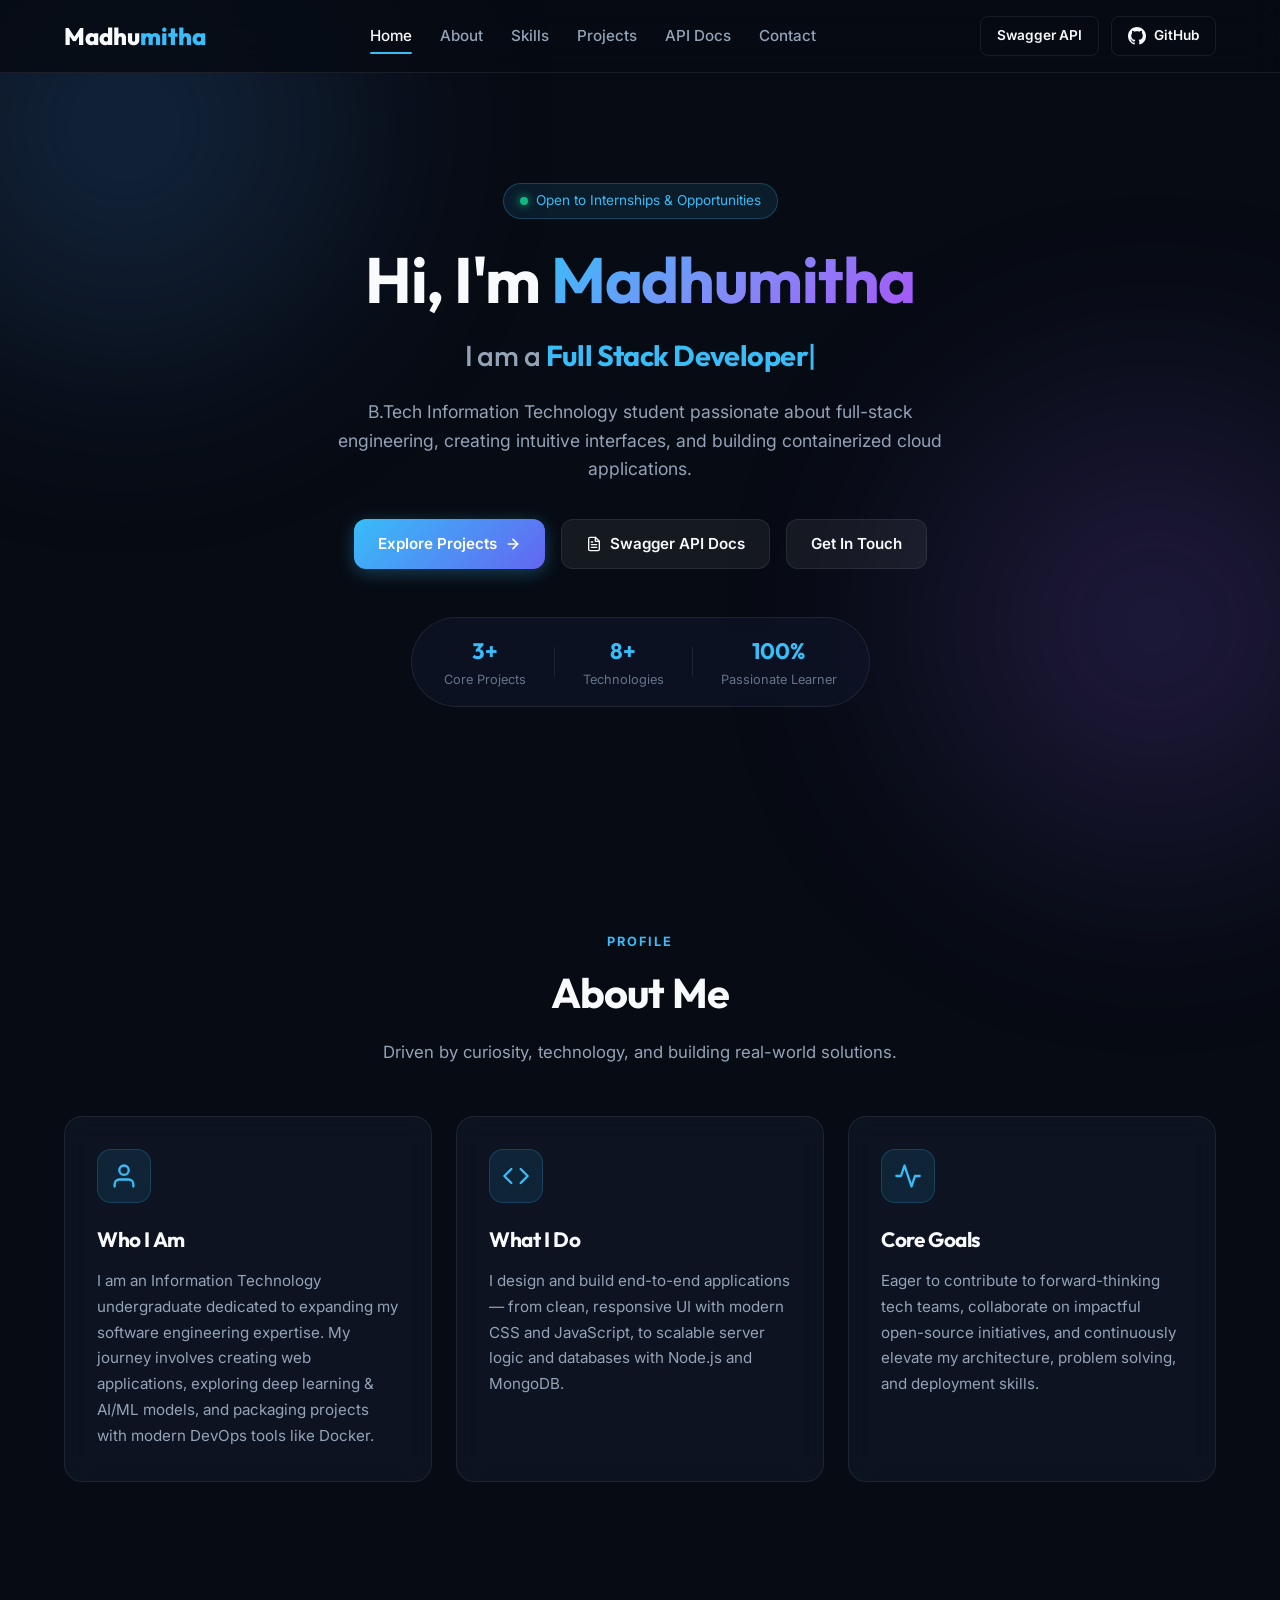
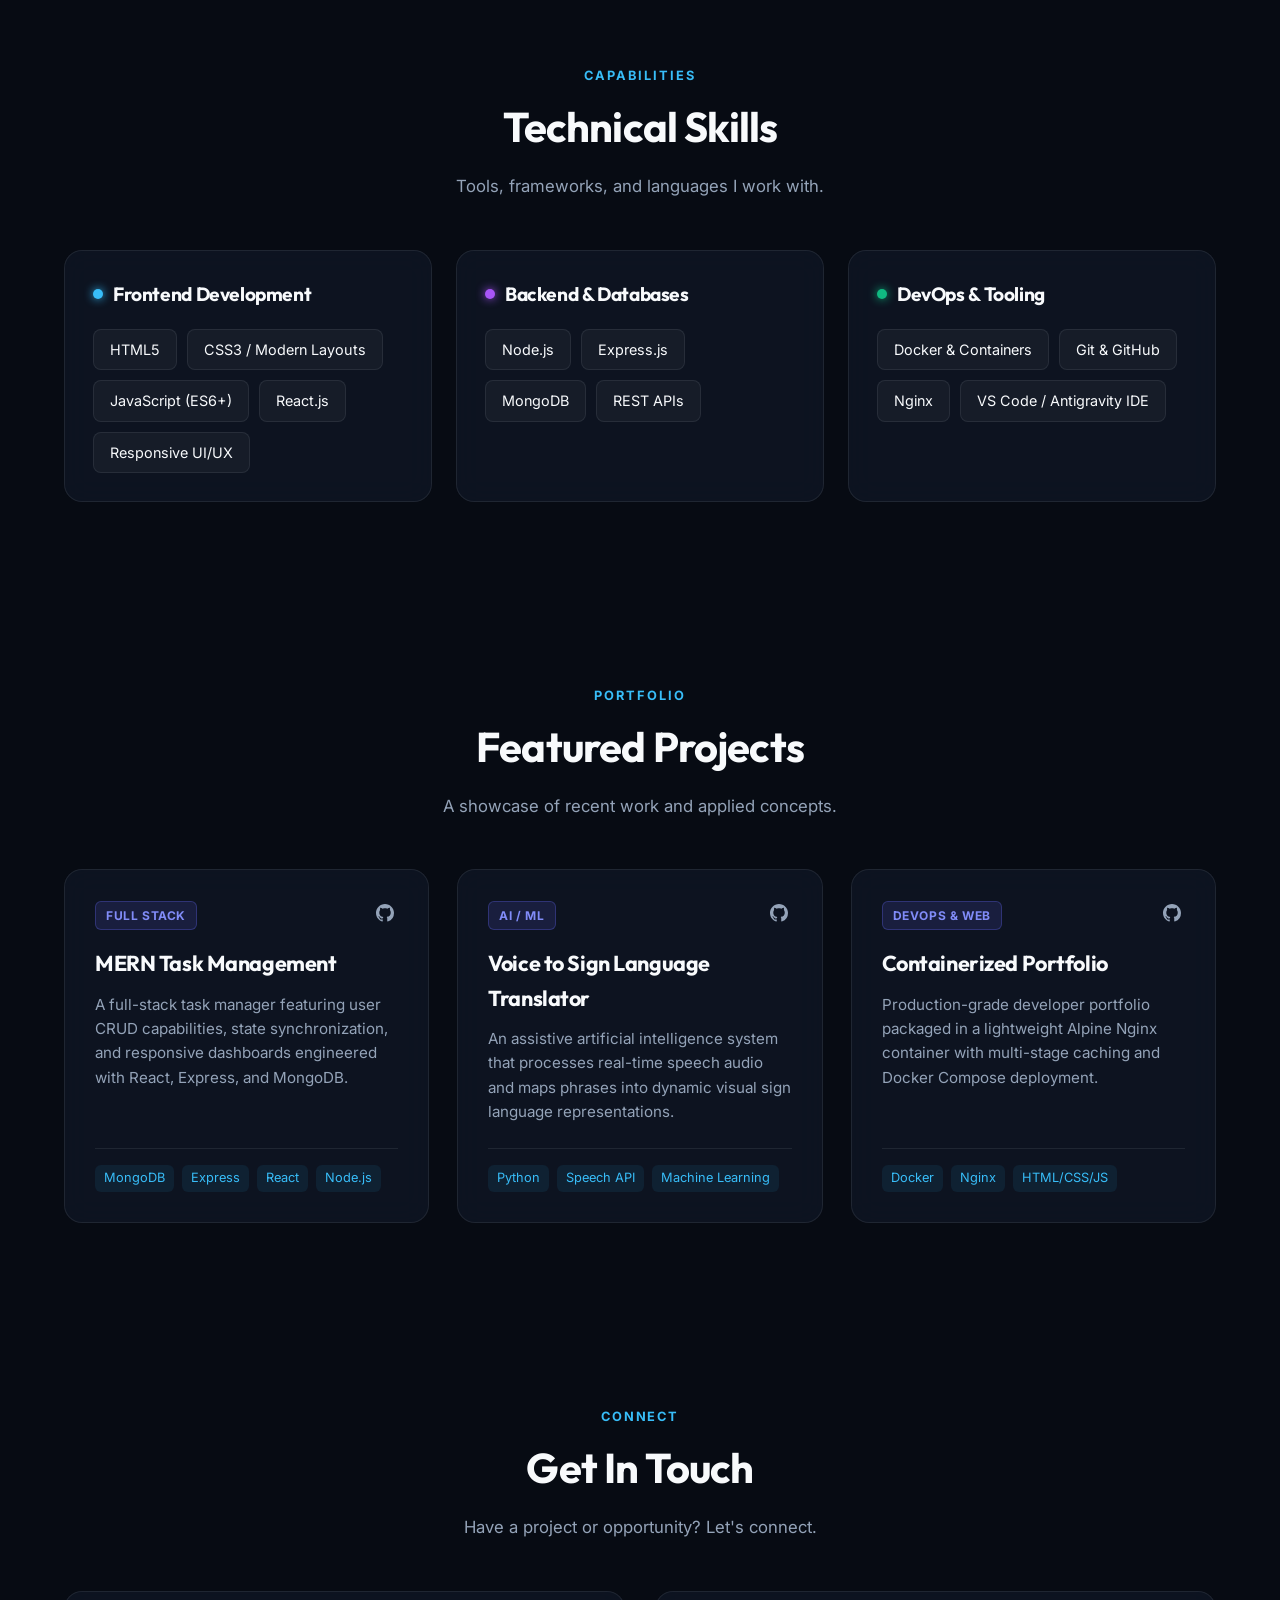
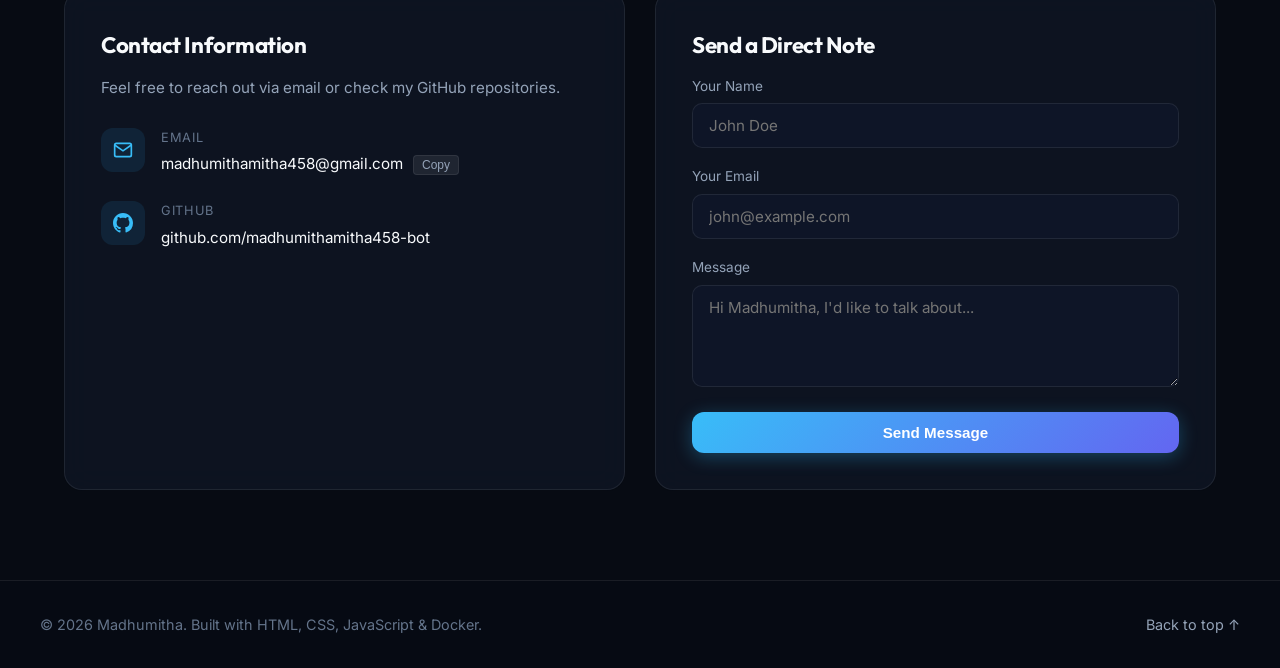
<file: index.html>
<!DOCTYPE html>
<html lang="en">
<head>
    <meta charset="UTF-8">
    <meta name="viewport" content="width=device-width, initial-scale=1.0">
    <title>Madhumitha | Full Stack Developer Portfolio</title>
    <meta name="description" content="Portfolio of Madhumitha - B.Tech Information Technology student, Full Stack Developer passionate about modern web apps, AI, and Docker.">
    <!-- Google Fonts: Outfit & Inter -->
    <link rel="preconnect" href="https://fonts.googleapis.com">
    <link rel="preconnect" href="https://fonts.gstatic.com" crossorigin>
    <link href="https://fonts.googleapis.com/css2?family=Inter:wght@300;400;500;600;700&family=Outfit:wght@500;600;700;800&display=swap" rel="stylesheet">
    <link rel="stylesheet" href="style.css">
</head>

<body>
    <!-- Background Glow Blobs -->
    <div class="blob blob-1"></div>
    <div class="blob blob-2"></div>

    <!-- Navigation -->
    <nav id="navbar">
        <div class="nav-container">
            <a href="#home" class="nav-logo">Madhu<span>mitha</span></a>
            <div class="nav-links" id="navLinks">
                <a href="#home" class="nav-link active">Home</a>
                <a href="#about" class="nav-link">About</a>
                <a href="#skills" class="nav-link">Skills</a>
                <a href="#projects" class="nav-link">Projects</a>
                <a href="docs.html" class="nav-link">API Docs</a>
                <a href="#contact" class="nav-link">Contact</a>
            </div>
            <div class="nav-actions">
                <a href="docs.html" class="btn btn-sm btn-outline">
                    Swagger API
                </a>
                <a href="https://github.com/madhumithamitha458-bot" target="_blank" rel="noopener noreferrer" class="btn btn-sm btn-outline">
                    <svg width="18" height="18" viewBox="0 0 24 24" fill="currentColor">
                        <path d="M12 0C5.37 0 0 5.37 0 12c0 5.31 3.435 9.795 8.205 11.385.6.105.825-.255.825-.57 0-.285-.015-1.23-.015-2.235-3.015.555-3.795-.735-4.035-1.41-.135-.345-.72-1.41-1.23-1.695-.42-.225-1.02-.78-.015-.795.945-.015 1.62.87 1.845 1.23 1.08 1.815 2.805 1.305 3.495.99.105-.78.42-1.305.765-1.605-2.67-.3-5.46-1.335-5.46-5.925 0-1.305.465-2.385 1.23-3.225-.12-.3-.54-1.53.12-3.18 0 0 1.005-.315 3.3 1.23.96-.27 1.98-.405 3-.405s2.04.135 3 .405c2.295-1.56 3.3-1.23 3.3-1.23.66 1.65.24 2.88.12 3.18.765.84 1.23 1.905 1.23 3.225 0 4.605-2.805 5.625-5.475 5.925.435.375.81 1.095.81 2.22 0 1.605-.015 2.895-.015 3.3 0 .315.225.69.825.57A12.02 12.02 0 0024 12c0-6.63-5.37-12-12-12z"/>
                    </svg>
                    GitHub
                </a>
                <button class="menu-toggle" id="menuToggle" aria-label="Toggle navigation">
                    <span></span>
                    <span></span>
                    <span></span>
                </button>
            </div>
        </div>
    </nav>

    <main>
        <!-- Hero Section -->
        <section id="home" class="hero-section">
            <div class="hero-content">
                <div class="badge-pill">
                    <span class="status-indicator"></span> Open to Internships & Opportunities
                </div>
                <h1 class="hero-title">
                    Hi, I'm <span class="gradient-text">Madhumitha</span>
                </h1>
                <h2 class="hero-subtitle">
                    I am a <span id="typingText" class="typing-highlight"></span><span class="cursor">|</span>
                </h2>
                <p class="hero-desc">
                    B.Tech Information Technology student passionate about full-stack engineering, 
                    creating intuitive interfaces, and building containerized cloud applications.
                </p>
                <div class="hero-buttons">
                    <a href="#projects" class="btn btn-primary">
                        Explore Projects
                        <svg width="16" height="16" viewBox="0 0 24 24" fill="none" stroke="currentColor" stroke-width="2.5" stroke-linecap="round" stroke-linejoin="round">
                            <line x1="5" y1="12" x2="19" y2="12"></line>
                            <polyline points="12 5 19 12 12 19"></polyline>
                        </svg>
                    </a>
                    <a href="docs.html" class="btn btn-secondary">
                        <svg width="16" height="16" viewBox="0 0 24 24" fill="none" stroke="currentColor" stroke-width="2" stroke-linecap="round" stroke-linejoin="round">
                            <path d="M14 2H6a2 2 0 0 0-2 2v16a2 2 0 0 0 2 2h12a2 2 0 0 0 2-2V8z"></path>
                            <polyline points="14 2 14 8 20 8"></polyline>
                            <line x1="16" y1="13" x2="8" y2="13"></line>
                            <line x1="16" y1="17" x2="8" y2="17"></line>
                            <polyline points="10 9 9 9 8 9"></polyline>
                        </svg>
                        Swagger API Docs
                    </a>
                    <a href="#contact" class="btn btn-secondary">Get In Touch</a>
                </div>

                <!-- Stats Strip -->
                <div class="stats-strip">
                    <div class="stat-item">
                        <span class="stat-number">3+</span>
                        <span class="stat-label">Core Projects</span>
                    </div>
                    <div class="stat-divider"></div>
                    <div class="stat-item">
                        <span class="stat-number">8+</span>
                        <span class="stat-label">Technologies</span>
                    </div>
                    <div class="stat-divider"></div>
                    <div class="stat-item">
                        <span class="stat-number">100%</span>
                        <span class="stat-label">Passionate Learner</span>
                    </div>
                </div>
            </div>
        </section>

        <!-- About Section -->
        <section id="about" class="section">
            <div class="section-header">
                <span class="section-tag">PROFILE</span>
                <h2 class="section-title">About Me</h2>
                <p class="section-sub">Driven by curiosity, technology, and building real-world solutions.</p>
            </div>

            <div class="about-grid">
                <div class="glass-card about-card">
                    <div class="about-icon-box">
                        <svg width="28" height="28" viewBox="0 0 24 24" fill="none" stroke="currentColor" stroke-width="2" stroke-linecap="round" stroke-linejoin="round">
                            <path d="M20 21v-2a4 4 0 0 0-4-4H8a4 4 0 0 0-4 4v2"></path>
                            <circle cx="12" cy="7" r="4"></circle>
                        </svg>
                    </div>
                    <h3>Who I Am</h3>
                    <p>
                        I am an Information Technology undergraduate dedicated to expanding my software engineering expertise. 
                        My journey involves creating web applications, exploring deep learning & AI/ML models, and packaging projects with modern DevOps tools like Docker.
                    </p>
                </div>

                <div class="glass-card about-card">
                    <div class="about-icon-box">
                        <svg width="28" height="28" viewBox="0 0 24 24" fill="none" stroke="currentColor" stroke-width="2" stroke-linecap="round" stroke-linejoin="round">
                            <polyline points="16 18 22 12 16 6"></polyline>
                            <polyline points="8 6 2 12 8 18"></polyline>
                        </svg>
                    </div>
                    <h3>What I Do</h3>
                    <p>
                        I design and build end-to-end applications — from clean, responsive UI with modern CSS and JavaScript, 
                        to scalable server logic and databases with Node.js and MongoDB.
                    </p>
                </div>

                <div class="glass-card about-card">
                    <div class="about-icon-box">
                        <svg width="28" height="28" viewBox="0 0 24 24" fill="none" stroke="currentColor" stroke-width="2" stroke-linecap="round" stroke-linejoin="round">
                            <path d="M22 12h-4l-3 9L9 3l-3 9H2"></path>
                        </svg>
                    </div>
                    <h3>Core Goals</h3>
                    <p>
                        Eager to contribute to forward-thinking tech teams, collaborate on impactful open-source initiatives, 
                        and continuously elevate my architecture, problem solving, and deployment skills.
                    </p>
                </div>
            </div>
        </section>

        <!-- Skills Section -->
        <section id="skills" class="section">
            <div class="section-header">
                <span class="section-tag">CAPABILITIES</span>
                <h2 class="section-title">Technical Skills</h2>
                <p class="section-sub">Tools, frameworks, and languages I work with.</p>
            </div>

            <div class="skills-categories">
                <!-- Frontend -->
                <div class="glass-card skill-group">
                    <h3 class="skill-group-title">
                        <span class="skill-dot cyan"></span> Frontend Development
                    </h3>
                    <div class="skill-pills">
                        <div class="skill-pill"><span>HTML5</span></div>
                        <div class="skill-pill"><span>CSS3 / Modern Layouts</span></div>
                        <div class="skill-pill"><span>JavaScript (ES6+)</span></div>
                        <div class="skill-pill"><span>React.js</span></div>
                        <div class="skill-pill"><span>Responsive UI/UX</span></div>
                    </div>
                </div>

                <!-- Backend & Database -->
                <div class="glass-card skill-group">
                    <h3 class="skill-group-title">
                        <span class="skill-dot purple"></span> Backend & Databases
                    </h3>
                    <div class="skill-pills">
                        <div class="skill-pill"><span>Node.js</span></div>
                        <div class="skill-pill"><span>Express.js</span></div>
                        <div class="skill-pill"><span>MongoDB</span></div>
                        <div class="skill-pill"><span>REST APIs</span></div>
                    </div>
                </div>

                <!-- DevOps & Tools -->
                <div class="glass-card skill-group">
                    <h3 class="skill-group-title">
                        <span class="skill-dot emerald"></span> DevOps & Tooling
                    </h3>
                    <div class="skill-pills">
                        <div class="skill-pill"><span>Docker & Containers</span></div>
                        <div class="skill-pill"><span>Git & GitHub</span></div>
                        <div class="skill-pill"><span>Nginx</span></div>
                        <div class="skill-pill"><span>VS Code / Antigravity IDE</span></div>
                    </div>
                </div>
            </div>
        </section>

        <!-- Projects Section -->
        <section id="projects" class="section">
            <div class="section-header">
                <span class="section-tag">PORTFOLIO</span>
                <h2 class="section-title">Featured Projects</h2>
                <p class="section-sub">A showcase of recent work and applied concepts.</p>
            </div>

            <div class="projects-grid">
                <!-- Project 1 -->
                <div class="glass-card project-card">
                    <div class="project-header">
                        <span class="project-badge">Full Stack</span>
                        <div class="project-links">
                            <a href="https://github.com/madhumithamitha458-bot" target="_blank" rel="noopener noreferrer" title="View Code" class="icon-btn">
                                <svg width="18" height="18" viewBox="0 0 24 24" fill="currentColor">
                                    <path d="M12 0C5.37 0 0 5.37 0 12c0 5.31 3.435 9.795 8.205 11.385.6.105.825-.255.825-.57 0-.285-.015-1.23-.015-2.235-3.015.555-3.795-.735-4.035-1.41-.135-.345-.72-1.41-1.23-1.695-.42-.225-1.02-.78-.015-.795.945-.015 1.62.87 1.845 1.23 1.08 1.815 2.805 1.305 3.495.99.105-.78.42-1.305.765-1.605-2.67-.3-5.46-1.335-5.46-5.925 0-1.305.465-2.385 1.23-3.225-.12-.3-.54-1.53.12-3.18 0 0 1.005-.315 3.3 1.23.96-.27 1.98-.405 3-.405s2.04.135 3 .405c2.295-1.56 3.3-1.23 3.3-1.23.66 1.65.24 2.88.12 3.18.765.84 1.23 1.905 1.23 3.225 0 4.605-2.805 5.625-5.475 5.925.435.375.81 1.095.81 2.22 0 1.605-.015 2.895-.015 3.3 0 .315.225.69.825.57A12.02 12.02 0 0024 12c0-6.63-5.37-12-12-12z"/>
                                </svg>
                            </a>
                        </div>
                    </div>
                    <h3 class="project-title">MERN Task Management</h3>
                    <p class="project-desc">
                        A full-stack task manager featuring user CRUD capabilities, state synchronization, 
                        and responsive dashboards engineered with React, Express, and MongoDB.
                    </p>
                    <div class="project-tech-stack">
                        <span>MongoDB</span>
                        <span>Express</span>
                        <span>React</span>
                        <span>Node.js</span>
                    </div>
                </div>

                <!-- Project 2 -->
                <div class="glass-card project-card">
                    <div class="project-header">
                        <span class="project-badge">AI / ML</span>
                        <div class="project-links">
                            <a href="https://github.com/madhumithamitha458-bot" target="_blank" rel="noopener noreferrer" title="View Code" class="icon-btn">
                                <svg width="18" height="18" viewBox="0 0 24 24" fill="currentColor">
                                    <path d="M12 0C5.37 0 0 5.37 0 12c0 5.31 3.435 9.795 8.205 11.385.6.105.825-.255.825-.57 0-.285-.015-1.23-.015-2.235-3.015.555-3.795-.735-4.035-1.41-.135-.345-.72-1.41-1.23-1.695-.42-.225-1.02-.78-.015-.795.945-.015 1.62.87 1.845 1.23 1.08 1.815 2.805 1.305 3.495.99.105-.78.42-1.305.765-1.605-2.67-.3-5.46-1.335-5.46-5.925 0-1.305.465-2.385 1.23-3.225-.12-.3-.54-1.53.12-3.18 0 0 1.005-.315 3.3 1.23.96-.27 1.98-.405 3-.405s2.04.135 3 .405c2.295-1.56 3.3-1.23 3.3-1.23.66 1.65.24 2.88.12 3.18.765.84 1.23 1.905 1.23 3.225 0 4.605-2.805 5.625-5.475 5.925.435.375.81 1.095.81 2.22 0 1.605-.015 2.895-.015 3.3 0 .315.225.69.825.57A12.02 12.02 0 0024 12c0-6.63-5.37-12-12-12z"/>
                                </svg>
                            </a>
                        </div>
                    </div>
                    <h3 class="project-title">Voice to Sign Language Translator</h3>
                    <p class="project-desc">
                        An assistive artificial intelligence system that processes real-time speech audio 
                        and maps phrases into dynamic visual sign language representations.
                    </p>
                    <div class="project-tech-stack">
                        <span>Python</span>
                        <span>Speech API</span>
                        <span>Machine Learning</span>
                    </div>
                </div>

                <!-- Project 3 -->
                <div class="glass-card project-card">
                    <div class="project-header">
                        <span class="project-badge">DevOps & Web</span>
                        <div class="project-links">
                            <a href="https://github.com/madhumithamitha458-bot/my-portfolio" target="_blank" rel="noopener noreferrer" title="View Code" class="icon-btn">
                                <svg width="18" height="18" viewBox="0 0 24 24" fill="currentColor">
                                    <path d="M12 0C5.37 0 0 5.37 0 12c0 5.31 3.435 9.795 8.205 11.385.6.105.825-.255.825-.57 0-.285-.015-1.23-.015-2.235-3.015.555-3.795-.735-4.035-1.41-.135-.345-.72-1.41-1.23-1.695-.42-.225-1.02-.78-.015-.795.945-.015 1.62.87 1.845 1.23 1.08 1.815 2.805 1.305 3.495.99.105-.78.42-1.305.765-1.605-2.67-.3-5.46-1.335-5.46-5.925 0-1.305.465-2.385 1.23-3.225-.12-.3-.54-1.53.12-3.18 0 0 1.005-.315 3.3 1.23.96-.27 1.98-.405 3-.405s2.04.135 3 .405c2.295-1.56 3.3-1.23 3.3-1.23.66 1.65.24 2.88.12 3.18.765.84 1.23 1.905 1.23 3.225 0 4.605-2.805 5.625-5.475 5.925.435.375.81 1.095.81 2.22 0 1.605-.015 2.895-.015 3.3 0 .315.225.69.825.57A12.02 12.02 0 0024 12c0-6.63-5.37-12-12-12z"/>
                                </svg>
                            </a>
                        </div>
                    </div>
                    <h3 class="project-title">Containerized Portfolio</h3>
                    <p class="project-desc">
                        Production-grade developer portfolio packaged in a lightweight Alpine Nginx container 
                        with multi-stage caching and Docker Compose deployment.
                    </p>
                    <div class="project-tech-stack">
                        <span>Docker</span>
                        <span>Nginx</span>
                        <span>HTML/CSS/JS</span>
                    </div>
                </div>
            </div>
        </section>

        <!-- Contact Section -->
        <section id="contact" class="section">
            <div class="section-header">
                <span class="section-tag">CONNECT</span>
                <h2 class="section-title">Get In Touch</h2>
                <p class="section-sub">Have a project or opportunity? Let's connect.</p>
            </div>

            <div class="contact-container">
                <div class="glass-card contact-info-card">
                    <h3>Contact Information</h3>
                    <p class="contact-blurb">Feel free to reach out via email or check my GitHub repositories.</p>

                    <div class="contact-item">
                        <div class="contact-icon">
                            <svg width="20" height="20" viewBox="0 0 24 24" fill="none" stroke="currentColor" stroke-width="2">
                                <path d="M4 4h16c1.1 0 2 .9 2 2v12c0 1.1-.9 2-2 2H4c-1.1 0-2-.9-2-2V6c0-1.1.9-2 2-2z"></path>
                                <polyline points="22,6 12,13 2,6"></polyline>
                            </svg>
                        </div>
                        <div>
                            <span class="contact-label">Email</span>
                            <div class="copy-field">
                                <a href="mailto:madhumithamitha458@gmail.com" class="contact-value" id="emailVal">madhumithamitha458@gmail.com</a>
                                <button type="button" class="btn-copy" id="copyEmailBtn" title="Copy to clipboard">Copy</button>
                            </div>
                        </div>
                    </div>

                    <div class="contact-item">
                        <div class="contact-icon">
                            <svg width="20" height="20" viewBox="0 0 24 24" fill="currentColor">
                                <path d="M12 0C5.37 0 0 5.37 0 12c0 5.31 3.435 9.795 8.205 11.385.6.105.825-.255.825-.57 0-.285-.015-1.23-.015-2.235-3.015.555-3.795-.735-4.035-1.41-.135-.345-.72-1.41-1.23-1.695-.42-.225-1.02-.78-.015-.795.945-.015 1.62.87 1.845 1.23 1.08 1.815 2.805 1.305 3.495.99.105-.78.42-1.305.765-1.605-2.67-.3-5.46-1.335-5.46-5.925 0-1.305.465-2.385 1.23-3.225-.12-.3-.54-1.53.12-3.18 0 0 1.005-.315 3.3 1.23.96-.27 1.98-.405 3-.405s2.04.135 3 .405c2.295-1.56 3.3-1.23 3.3-1.23.66 1.65.24 2.88.12 3.18.765.84 1.23 1.905 1.23 3.225 0 4.605-2.805 5.625-5.475 5.925.435.375.81 1.095.81 2.22 0 1.605-.015 2.895-.015 3.3 0 .315.225.69.825.57A12.02 12.02 0 0024 12c0-6.63-5.37-12-12-12z"/>
                            </svg>
                        </div>
                        <div>
                            <span class="contact-label">GitHub</span>
                            <a href="https://github.com/madhumithamitha458-bot" target="_blank" rel="noopener noreferrer" class="contact-value">github.com/madhumithamitha458-bot</a>
                        </div>
                    </div>
                </div>

                <!-- Interactive Message Form -->
                <div class="glass-card contact-form-card">
                    <h3>Send a Direct Note</h3>
                    <form id="contactForm" onsubmit="handleContactSubmit(event)">
                        <div class="form-group">
                            <label for="name">Your Name</label>
                            <input type="text" id="name" placeholder="John Doe" required>
                        </div>
                        <div class="form-group">
                            <label for="email">Your Email</label>
                            <input type="email" id="email" placeholder="john@example.com" required>
                        </div>
                        <div class="form-group">
                            <label for="message">Message</label>
                            <textarea id="message" rows="4" placeholder="Hi Madhumitha, I'd like to talk about..." required></textarea>
                        </div>
                        <button type="submit" class="btn btn-primary btn-block" id="sendBtn">
                            Send Message
                        </button>
                    </form>
                    <div id="formFeedback" class="form-feedback hidden"></div>
                </div>
            </div>
        </section>
    </main>

    <!-- Footer -->
    <footer>
        <div class="footer-content">
            <p>© 2026 Madhumitha. Built with HTML, CSS, JavaScript & Docker.</p>
            <div class="footer-links">
                <a href="#home">Back to top ↑</a>
            </div>
        </div>
    </footer>

    <script src="script.js"></script>
</body>
</html>
</file>
<file: style.css>
/* ==========================================================================
   MADHUMITHA PORTFOLIO - MODERN DARK GLASS DESIGN SYSTEM
   ========================================================================== */

:root {
    --bg-base: #070b13;
    --bg-surface: #0f172a;
    --bg-card: rgba(17, 24, 39, 0.7);
    --bg-card-hover: rgba(30, 41, 59, 0.85);
    
    --border-glass: rgba(255, 255, 255, 0.08);
    --border-glass-hover: rgba(56, 189, 248, 0.35);
    
    --accent-cyan: #38bdf8;
    --accent-indigo: #6366f1;
    --accent-purple: #a855f7;
    --accent-emerald: #10b981;
    
    --text-primary: #f8fafc;
    --text-muted: #94a3b8;
    --text-sub: #64748b;
    
    --font-heading: 'Outfit', sans-serif;
    --font-body: 'Inter', sans-serif;

    --glow-cyan: 0 0 35px rgba(56, 189, 248, 0.2);
    --glow-purple: 0 0 35px rgba(168, 85, 247, 0.2);
    --transition: all 0.3s cubic-bezier(0.4, 0, 0.2, 1);
}

/* Reset */
* {
    margin: 0;
    padding: 0;
    box-sizing: border-box;
}

html {
    scroll-behavior: smooth;
}

body {
    background-color: var(--bg-base);
    color: var(--text-primary);
    font-family: var(--font-body);
    line-height: 1.6;
    overflow-x: hidden;
    position: relative;
    min-height: 100vh;
}

/* Background Ambient Blobs */
.blob {
    position: fixed;
    width: 450px;
    height: 450px;
    border-radius: 50%;
    filter: blur(120px);
    opacity: 0.18;
    pointer-events: none;
    z-index: 0;
}

.blob-1 {
    top: -100px;
    left: -100px;
    background: radial-gradient(circle, var(--accent-cyan), var(--accent-indigo));
}

.blob-2 {
    bottom: 50px;
    right: -100px;
    background: radial-gradient(circle, var(--accent-purple), var(--accent-indigo));
}

/* Typography Helpers */
h1, h2, h3, h4, h5, h6 {
    font-family: var(--font-heading);
    letter-spacing: -0.02em;
    font-weight: 700;
}

.gradient-text {
    background: linear-gradient(135deg, var(--accent-cyan) 0%, #818cf8 50%, var(--accent-purple) 100%);
    -webkit-background-clip: text;
    -webkit-text-fill-color: transparent;
}

/* Navigation */
#navbar {
    position: sticky;
    top: 0;
    z-index: 100;
    background: rgba(7, 11, 19, 0.85);
    backdrop-filter: blur(16px);
    border-bottom: 1px solid var(--border-glass);
    transition: var(--transition);
}

.nav-container {
    max-width: 1200px;
    margin: 0 auto;
    padding: 16px 24px;
    display: flex;
    justify-content: space-between;
    align-items: center;
}

.nav-logo {
    font-family: var(--font-heading);
    font-size: 1.5rem;
    font-weight: 800;
    color: var(--text-primary);
    text-decoration: none;
}

.nav-logo span {
    color: var(--accent-cyan);
}

.nav-links {
    display: flex;
    gap: 28px;
}

.nav-link {
    color: var(--text-muted);
    text-decoration: none;
    font-size: 0.95rem;
    font-weight: 500;
    transition: var(--transition);
    position: relative;
    padding: 6px 0;
}

.nav-link:hover, .nav-link.active {
    color: var(--text-primary);
}

.nav-link.active::after {
    content: '';
    position: absolute;
    bottom: 0;
    left: 0;
    width: 100%;
    height: 2px;
    background: var(--accent-cyan);
    border-radius: 2px;
}

.nav-actions {
    display: flex;
    align-items: center;
    gap: 12px;
}

.menu-toggle {
    display: none;
    background: transparent;
    border: none;
    cursor: pointer;
    padding: 6px;
    flex-direction: column;
    gap: 5px;
}

.menu-toggle span {
    display: block;
    width: 22px;
    height: 2px;
    background: var(--text-primary);
    border-radius: 2px;
    transition: var(--transition);
}

/* Glass Card */
.glass-card {
    background: var(--bg-card);
    backdrop-filter: blur(14px);
    border: 1px solid var(--border-glass);
    border-radius: 18px;
    transition: var(--transition);
    position: relative;
    overflow: hidden;
}

.glass-card:hover {
    border-color: var(--border-glass-hover);
    transform: translateY(-4px);
    box-shadow: 0 12px 30px rgba(0, 0, 0, 0.4);
}

/* Buttons */
.btn {
    display: inline-flex;
    align-items: center;
    justify-content: center;
    gap: 8px;
    padding: 12px 24px;
    font-size: 0.95rem;
    font-weight: 600;
    border-radius: 12px;
    text-decoration: none;
    cursor: pointer;
    transition: var(--transition);
    border: none;
}

.btn-sm {
    padding: 8px 16px;
    font-size: 0.85rem;
    border-radius: 8px;
}

.btn-primary {
    background: linear-gradient(135deg, var(--accent-cyan) 0%, var(--accent-indigo) 100%);
    color: #ffffff;
    box-shadow: 0 4px 18px rgba(56, 189, 248, 0.3);
}

.btn-primary:hover {
    transform: translateY(-2px);
    box-shadow: 0 6px 24px rgba(56, 189, 248, 0.45);
}

.btn-secondary {
    background: rgba(255, 255, 255, 0.06);
    color: var(--text-primary);
    border: 1px solid var(--border-glass);
}

.btn-secondary:hover {
    background: rgba(255, 255, 255, 0.12);
    border-color: var(--border-glass-hover);
}

.btn-outline {
    background: transparent;
    color: var(--text-primary);
    border: 1px solid var(--border-glass);
}

.btn-outline:hover {
    border-color: var(--accent-cyan);
    color: var(--accent-cyan);
}

.btn-block {
    width: 100%;
}

/* Hero Section */
.hero-section {
    min-height: 85vh;
    display: flex;
    align-items: center;
    justify-content: center;
    text-align: center;
    padding: 60px 24px 80px;
    position: relative;
    z-index: 1;
}

.hero-content {
    max-width: 800px;
    display: flex;
    flex-direction: column;
    align-items: center;
}

.badge-pill {
    display: inline-flex;
    align-items: center;
    gap: 8px;
    padding: 6px 16px;
    background: rgba(56, 189, 248, 0.1);
    border: 1px solid rgba(56, 189, 248, 0.25);
    border-radius: 30px;
    font-size: 0.85rem;
    color: var(--accent-cyan);
    margin-bottom: 24px;
}

.status-indicator {
    width: 8px;
    height: 8px;
    background-color: var(--accent-emerald);
    border-radius: 50%;
    box-shadow: 0 0 10px var(--accent-emerald);
    animation: pulse 2s infinite;
}

@keyframes pulse {
    0%, 100% { transform: scale(1); opacity: 1; }
    50% { transform: scale(1.3); opacity: 0.6; }
}

.hero-title {
    font-size: clamp(2.5rem, 5vw, 4.2rem);
    line-height: 1.15;
    margin-bottom: 16px;
}

.hero-subtitle {
    font-size: clamp(1.2rem, 2.5vw, 1.8rem);
    color: var(--text-muted);
    font-weight: 500;
    margin-bottom: 20px;
    min-height: 2.2rem;
}

.typing-highlight {
    color: var(--accent-cyan);
    font-weight: 700;
}

.cursor {
    color: var(--accent-cyan);
    animation: blink 1s infinite;
}

@keyframes blink {
    0%, 100% { opacity: 1; }
    50% { opacity: 0; }
}

.hero-desc {
    font-size: 1.1rem;
    color: var(--text-muted);
    max-width: 620px;
    margin-bottom: 36px;
}

.hero-buttons {
    display: flex;
    gap: 16px;
    flex-wrap: wrap;
    justify-content: center;
    margin-bottom: 48px;
}

.stats-strip {
    display: flex;
    align-items: center;
    justify-content: center;
    gap: 28px;
    padding: 16px 32px;
    background: rgba(15, 23, 42, 0.6);
    border: 1px solid var(--border-glass);
    border-radius: 50px;
    backdrop-filter: blur(10px);
}

.stat-item {
    display: flex;
    flex-direction: column;
}

.stat-number {
    font-size: 1.4rem;
    font-weight: 700;
    font-family: var(--font-heading);
    color: var(--accent-cyan);
}

.stat-label {
    font-size: 0.8rem;
    color: var(--text-sub);
}

.stat-divider {
    width: 1px;
    height: 30px;
    background: var(--border-glass);
}

/* Common Section */
.section {
    padding: 90px 24px;
    max-width: 1200px;
    margin: 0 auto;
    position: relative;
    z-index: 1;
}

.section-header {
    text-align: center;
    margin-bottom: 50px;
}

.section-tag {
    font-size: 0.8rem;
    letter-spacing: 0.15em;
    font-weight: 700;
    color: var(--accent-cyan);
    text-transform: uppercase;
    display: inline-block;
    margin-bottom: 8px;
}

.section-title {
    font-size: clamp(2rem, 3.5vw, 2.6rem);
    margin-bottom: 12px;
}

.section-sub {
    font-size: 1.05rem;
    color: var(--text-muted);
    max-width: 550px;
    margin: 0 auto;
}

/* About Grid */
.about-grid {
    display: grid;
    grid-template-columns: repeat(auto-fit, minmax(300px, 1fr));
    gap: 24px;
}

.about-card {
    padding: 32px;
}

.about-icon-box {
    width: 54px;
    height: 54px;
    border-radius: 14px;
    background: rgba(56, 189, 248, 0.1);
    color: var(--accent-cyan);
    display: flex;
    align-items: center;
    justify-content: center;
    margin-bottom: 20px;
    border: 1px solid rgba(56, 189, 248, 0.2);
}

.about-card h3 {
    font-size: 1.3rem;
    margin-bottom: 12px;
}

.about-card p {
    color: var(--text-muted);
    font-size: 0.95rem;
    line-height: 1.7;
}

/* Skills Categories */
.skills-categories {
    display: grid;
    grid-template-columns: repeat(auto-fit, minmax(320px, 1fr));
    gap: 24px;
}

.skill-group {
    padding: 28px;
}

.skill-group-title {
    font-size: 1.2rem;
    margin-bottom: 20px;
    display: flex;
    align-items: center;
    gap: 10px;
}

.skill-dot {
    width: 10px;
    height: 10px;
    border-radius: 50%;
}

.skill-dot.cyan { background: var(--accent-cyan); box-shadow: 0 0 10px var(--accent-cyan); }
.skill-dot.purple { background: var(--accent-purple); box-shadow: 0 0 10px var(--accent-purple); }
.skill-dot.emerald { background: var(--accent-emerald); box-shadow: 0 0 10px var(--accent-emerald); }

.skill-pills {
    display: flex;
    flex-wrap: wrap;
    gap: 10px;
}

.skill-pill {
    padding: 8px 16px;
    background: rgba(255, 255, 255, 0.04);
    border: 1px solid var(--border-glass);
    border-radius: 8px;
    font-size: 0.9rem;
    color: var(--text-primary);
    transition: var(--transition);
}

.skill-pill:hover {
    background: rgba(56, 189, 248, 0.12);
    border-color: var(--accent-cyan);
    transform: translateY(-2px);
}

/* Projects Grid */
.projects-grid {
    display: grid;
    grid-template-columns: repeat(auto-fit, minmax(320px, 1fr));
    gap: 28px;
}

.project-card {
    padding: 30px;
    display: flex;
    flex-direction: column;
}

.project-header {
    display: flex;
    justify-content: space-between;
    align-items: center;
    margin-bottom: 16px;
}

.project-badge {
    font-size: 0.75rem;
    font-weight: 700;
    text-transform: uppercase;
    letter-spacing: 0.05em;
    padding: 4px 10px;
    background: rgba(99, 102, 241, 0.15);
    border: 1px solid rgba(99, 102, 241, 0.3);
    color: #818cf8;
    border-radius: 6px;
}

.icon-btn {
    color: var(--text-muted);
    transition: var(--transition);
    display: inline-flex;
    padding: 4px;
}

.icon-btn:hover {
    color: var(--accent-cyan);
    transform: scale(1.15);
}

.project-title {
    font-size: 1.35rem;
    margin-bottom: 12px;
}

.project-desc {
    color: var(--text-muted);
    font-size: 0.95rem;
    line-height: 1.6;
    margin-bottom: 24px;
    flex-grow: 1;
}

.project-tech-stack {
    display: flex;
    flex-wrap: wrap;
    gap: 8px;
    padding-top: 16px;
    border-top: 1px solid var(--border-glass);
}

.project-tech-stack span {
    font-size: 0.8rem;
    color: var(--accent-cyan);
    background: rgba(56, 189, 248, 0.08);
    padding: 3px 9px;
    border-radius: 6px;
}

/* Contact Section */
.contact-container {
    display: grid;
    grid-template-columns: repeat(auto-fit, minmax(320px, 1fr));
    gap: 30px;
}

.contact-info-card, .contact-form-card {
    padding: 36px;
}

.contact-info-card h3, .contact-form-card h3 {
    font-size: 1.4rem;
    margin-bottom: 12px;
}

.contact-blurb {
    color: var(--text-muted);
    font-size: 0.95rem;
    margin-bottom: 28px;
}

.contact-item {
    display: flex;
    align-items: flex-start;
    gap: 16px;
    margin-bottom: 24px;
}

.contact-icon {
    width: 44px;
    height: 44px;
    border-radius: 12px;
    background: rgba(56, 189, 248, 0.1);
    color: var(--accent-cyan);
    display: flex;
    align-items: center;
    justify-content: center;
    flex-shrink: 0;
}

.contact-label {
    display: block;
    font-size: 0.8rem;
    color: var(--text-sub);
    text-transform: uppercase;
    letter-spacing: 0.05em;
    margin-bottom: 4px;
}

.contact-value {
    color: var(--text-primary);
    text-decoration: none;
    font-size: 0.95rem;
    transition: var(--transition);
}

.contact-value:hover {
    color: var(--accent-cyan);
}

.copy-field {
    display: flex;
    align-items: center;
    gap: 10px;
}

.btn-copy {
    padding: 2px 8px;
    font-size: 0.75rem;
    background: rgba(255, 255, 255, 0.08);
    color: var(--text-muted);
    border: 1px solid var(--border-glass);
    border-radius: 4px;
    cursor: pointer;
    transition: var(--transition);
}

.btn-copy:hover {
    background: var(--accent-cyan);
    color: #070b13;
}

/* Contact Form */
.form-group {
    margin-bottom: 18px;
}

.form-group label {
    display: block;
    font-size: 0.85rem;
    color: var(--text-muted);
    margin-bottom: 6px;
}

.form-group input, .form-group textarea {
    width: 100%;
    padding: 12px 16px;
    background: rgba(15, 23, 42, 0.8);
    border: 1px solid var(--border-glass);
    border-radius: 10px;
    color: var(--text-primary);
    font-family: inherit;
    font-size: 0.95rem;
    transition: var(--transition);
}

.form-group input:focus, .form-group textarea:focus {
    outline: none;
    border-color: var(--accent-cyan);
    box-shadow: 0 0 12px rgba(56, 189, 248, 0.2);
}

.form-feedback {
    margin-top: 14px;
    padding: 10px 14px;
    border-radius: 8px;
    font-size: 0.9rem;
    text-align: center;
}

.form-feedback.success {
    background: rgba(16, 185, 129, 0.15);
    border: 1px solid rgba(16, 185, 129, 0.3);
    color: var(--accent-emerald);
}

.form-feedback.hidden {
    display: none;
}

/* Footer */
footer {
    border-top: 1px solid var(--border-glass);
    padding: 32px 24px;
    background: rgba(7, 11, 19, 0.95);
    position: relative;
    z-index: 1;
}

.footer-content {
    max-width: 1200px;
    margin: 0 auto;
    display: flex;
    justify-content: space-between;
    align-items: center;
    flex-wrap: wrap;
    gap: 16px;
    font-size: 0.9rem;
    color: var(--text-sub);
}

.footer-links a {
    color: var(--text-muted);
    text-decoration: none;
    transition: var(--transition);
}

.footer-links a:hover {
    color: var(--accent-cyan);
}

/* Responsive */
@media (max-width: 768px) {
    .menu-toggle {
        display: flex;
    }

    .nav-links {
        position: absolute;
        top: 100%;
        left: 0;
        width: 100%;
        background: rgba(7, 11, 19, 0.96);
        backdrop-filter: blur(20px);
        flex-direction: column;
        padding: 24px;
        gap: 16px;
        border-bottom: 1px solid var(--border-glass);
        transform: translateY(-120%);
        opacity: 0;
        pointer-events: none;
        transition: var(--transition);
    }

    .nav-links.open {
        transform: translateY(0);
        opacity: 1;
        pointer-events: auto;
    }

    .stats-strip {
        gap: 16px;
        padding: 12px 20px;
    }

    .stat-number {
        font-size: 1.15rem;
    }
}
</file>
